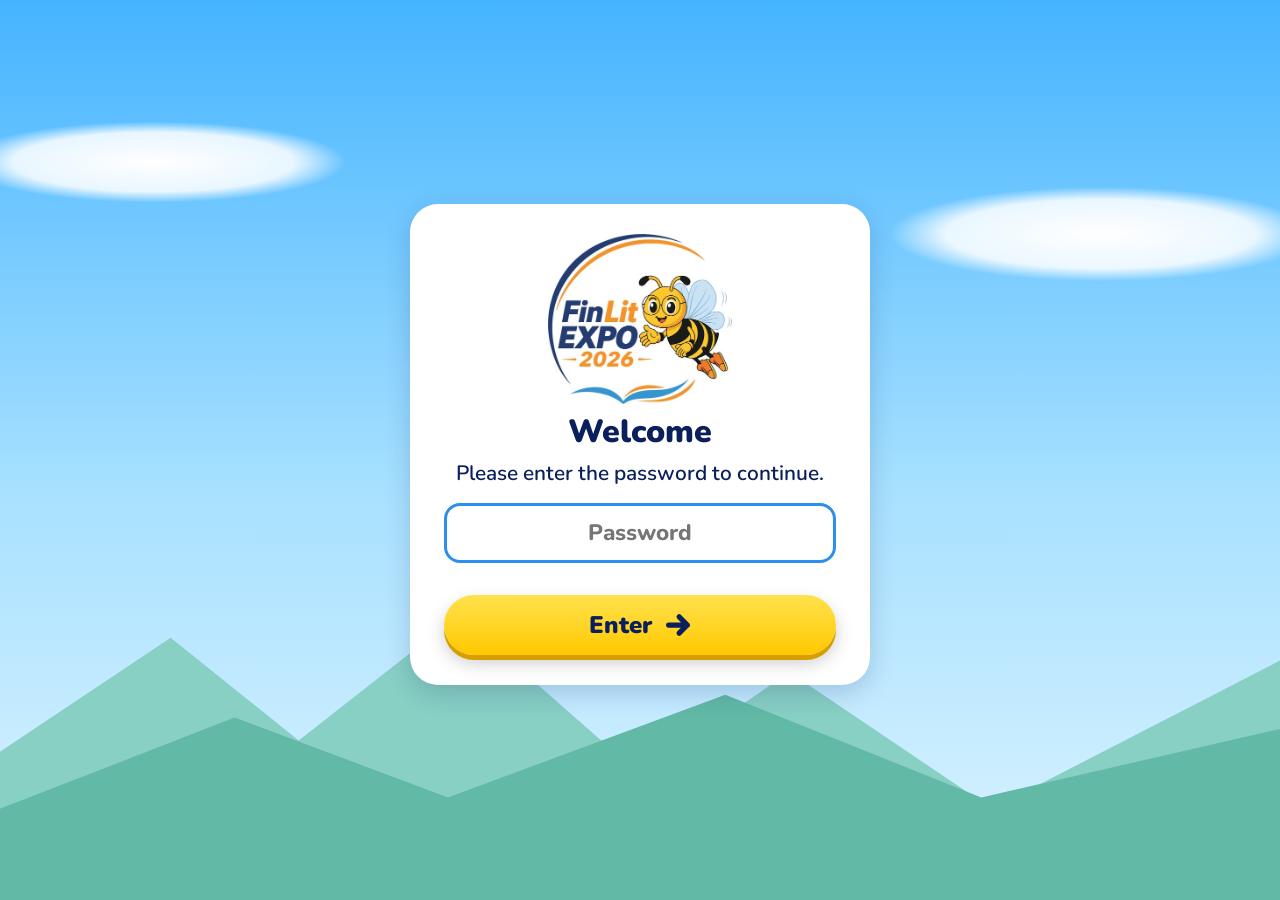
<file: index.html>
<!DOCTYPE html>
<html lang="en"><head><meta charset="utf-8">
<meta name="viewport" content="width=device-width, initial-scale=1">
<title>Meet Future Me – FinLit Retirement Planner</title>
<link href="https://fonts.googleapis.com/css2?family=Nunito:wght@600;800;900&display=swap" rel="stylesheet">
<link rel="stylesheet" href="css/styles.css"></head>
<body><div id="app"></div>
<script src="js/app.js"></script></body></html>
</file>
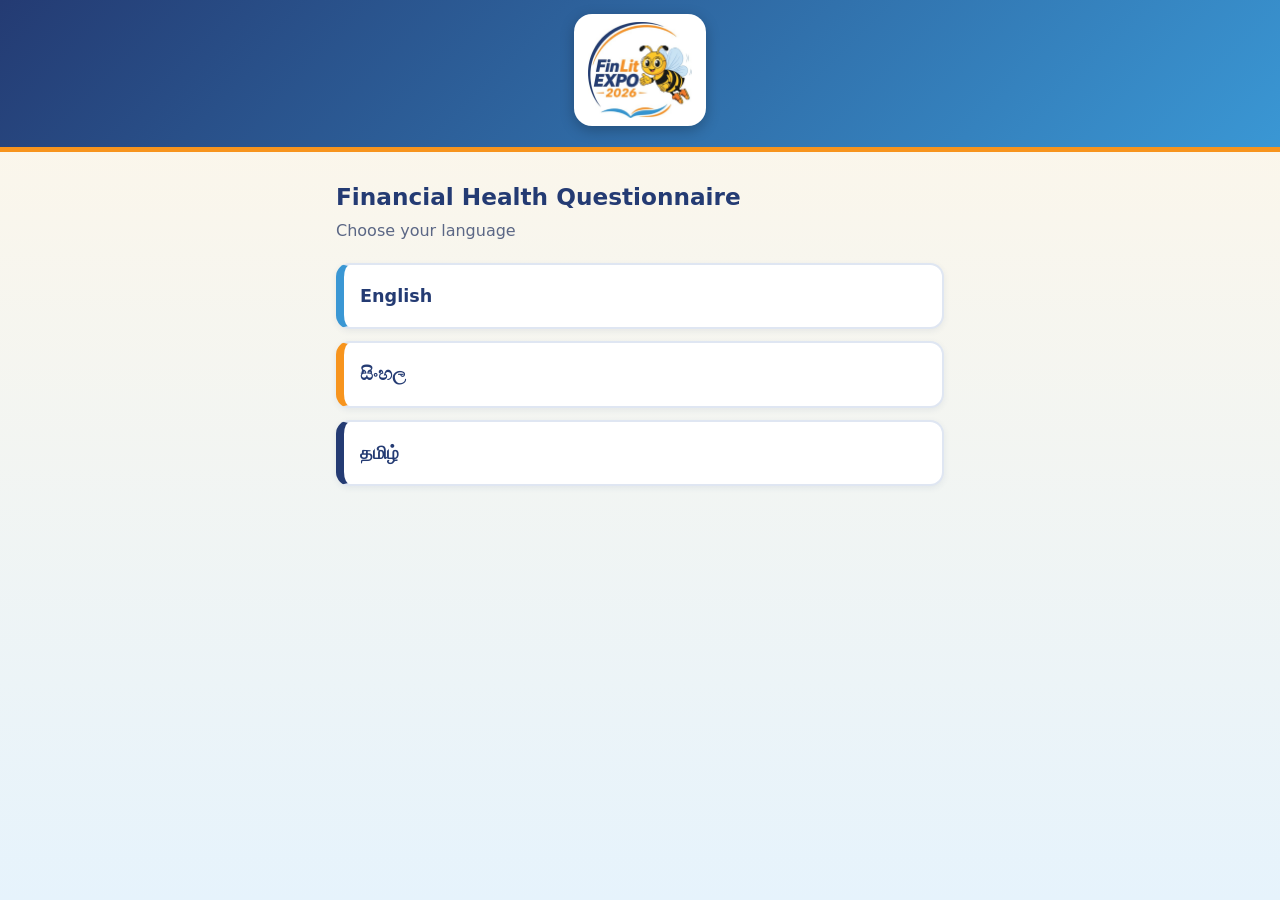
<file: questionnaire.html>
<!DOCTYPE html>
<html lang="en">
<head>
<meta charset="utf-8">
<title>FinLit Expo 2026 – Financial Health Questionnaire</title>
<meta name="viewport" content="width=device-width, initial-scale=1, viewport-fit=cover">
<style>
:root{--navy:#243b73;--orange:#f7941d;--blue:#3a97d4;--yellow:#fcc42a;--ink:#14213d;
--bg:#fff7e8;--bg2:#e6f3fc;--card:#fff;--text:#1c2a4a;--head:#243b73;--muted:#5b6785;--line:#dfe6f2;--sel:#fff0d6;--navy2:#243b73;
box-sizing:border-box;padding-top:env(safe-area-inset-top,0px);padding-bottom:env(safe-area-inset-bottom,0px)}
@media (prefers-color-scheme:dark){:root:not([data-theme="light"]){--bg:#0f1a36;--bg2:#12264d;--card:#18264a;--text:#f3f6ff;--head:#ffd27a;--muted:#aab6d6;--line:#2c3c66;--sel:#3a2b12;--navy2:#5b7fd6}}
:root[data-theme="dark"]{--bg:#0f1a36;--bg2:#12264d;--card:#18264a;--text:#f3f6ff;--head:#ffd27a;--muted:#aab6d6;--line:#2c3c66;--sel:#3a2b12;--navy2:#5b7fd6}
*{box-sizing:border-box}
html{scroll-padding-top:env(safe-area-inset-top,0px);min-height:100%;background:var(--bg)}
body{margin:0;min-height:100vh;color:var(--text);background:linear-gradient(180deg,var(--bg) 0%,var(--bg2) 100%) fixed;font:16px/1.5 "Noto Sans Sinhala","Noto Sans Tamil","Iskoola Pota","Nirmala UI",system-ui,-apple-system,"Segoe UI",Roboto,sans-serif}
header.top{background:linear-gradient(135deg,#243b73 0%,#3a97d4 100%);border-bottom:5px solid var(--orange);padding:14px 16px;text-align:center}
header.top img{display:inline-block;height:112px;width:auto;max-width:100%;background:#fff;border-radius:18px;padding:8px 14px;box-shadow:0 4px 14px rgba(0,0,0,.25)}
main{max-width:640px;margin:0 auto;padding:22px 16px 40px}
h1{font-size:1.45rem;margin:6px 0 4px;color:var(--head)}
h2{font-size:1.2rem;line-height:1.4;margin:16px 0;color:var(--head)}
p.sub{color:var(--muted);margin:0 0 20px}
.card{background:var(--card);border:1px solid var(--line);border-top:6px solid var(--orange);border-radius:16px;padding:22px;box-shadow:0 6px 18px rgba(36,59,115,.12)}
button{font:inherit;color:inherit;cursor:pointer}
.opt{--c:var(--blue);display:flex;gap:12px;align-items:center;width:100%;text-align:left;background:var(--card);border:2px solid var(--line);border-left:8px solid var(--c);border-radius:14px;padding:14px;margin:0 0 12px;min-height:52px;font-weight:500;box-shadow:0 2px 6px rgba(36,59,115,.08);transition:transform .1s,border-color .15s}
.opt:hover{border-color:var(--c);transform:translateY(-1px)}
.opt.on{border-color:var(--orange);border-left-color:var(--orange);background:var(--sel)}
.opt b{flex:none;width:30px;height:30px;border-radius:50%;background:var(--c);color:var(--ink);display:grid;place-items:center;font-size:.9rem}
.opt.on b{background:var(--orange);color:var(--ink)}
.opt[data-k="0"]{--c:var(--navy2)}.opt[data-k="0"] b{color:#fff}
.opt[data-k="1"]{--c:var(--orange)}.opt[data-k="2"]{--c:var(--blue)}.opt[data-k="3"]{--c:var(--yellow)}.opt[data-k="4"]{--c:#e8672a}
.opt[data-lang="en"],.opt[data-cat="u18"]{--c:var(--blue)}
.opt[data-lang="si"],.opt[data-cat="nw"]{--c:var(--orange)}
.opt[data-lang="ta"],.opt[data-cat="w"]{--c:var(--navy2)}
.opt[data-lang],.opt[data-cat]{font-size:1.1rem;font-weight:700;padding:18px 16px;color:var(--head)}
.btn{background:var(--orange);color:var(--ink);border:0;border-radius:14px;padding:13px 24px;font-weight:700;min-height:50px;box-shadow:0 3px 0 #c9740a}
.btn:active{transform:translateY(2px);box-shadow:0 1px 0 #c9740a}
.btn:disabled{opacity:.4;cursor:not-allowed;box-shadow:none}
.btn.ghost{background:transparent;color:var(--head);border:2px solid var(--navy2);box-shadow:none}
.row{display:flex;gap:10px;justify-content:space-between;margin-top:18px}
.bar{height:12px;background:var(--line);border-radius:99px;overflow:hidden}
.bar i{display:block;height:100%;background:linear-gradient(90deg,#f7941d,#fcc42a);border-radius:99px;transition:width .25s}
.meta{display:flex;justify-content:space-between;color:var(--muted);font-size:.9rem;font-weight:600;margin:8px 0 0}
.note{background:var(--sel);border-left:6px solid var(--yellow);border-radius:10px;padding:10px 12px;font-size:.9rem;margin:0 0 16px}
.res{text-align:center}
.medal{font-size:4rem;line-height:1;width:120px;height:120px;border-radius:50%;display:grid;place-items:center;margin:4px auto 12px;box-shadow:0 0 0 6px rgba(247,148,29,.35)}
.score{font-size:2.3rem;font-weight:800;margin:8px 0;color:var(--orange)}
@media (max-width:480px){header.top img{height:92px}}
</style>
</head>
<body>
<header class="top"><img alt="FinLit Expo 2026" src="[data-uri]"></header>
<main id="app" aria-live="polite"></main>
<script>
/* ---------- DATA (edit here) ----------
   Each question: [text, [[option text, score], ...]]
   Add Sinhala / Tamil by adding keys "si" / "ta" under QUESTIONS[category]. */
const QUESTIONS = {
 u18: { en: [
  ["You receive Rs. 1,000 as a gift. What would you do first?",[["Get together with friends and eat ice cream at the canteen",0],["Spend it to purchase a story book",1],["Save half and spend half",2],["Save most of it for something I need later",3]]],
  ["How often do you save some of the money you receive?",[["Every time I receive money I save some",3],["Sometimes",1],["Rarely or never",0]]],
  ["If you suddenly needed money for a small school-related expense, would you have some of your own money available?",[["Enough for the expense",3],["Some, but not enough",2],["None",0],["I do not manage money myself",0]]],
  ["If you have saved money (maybe in a till), for what purpose would you usually take money out of your savings?",[["To buy snacks every time",0],["To buy something I have been saving for",2],["For an important or unexpected need, like a school project",3],["I usually do not take money out of my savings",3],["I don’t save money to use",0]]],
  ["You really want to buy a new game, but you don’t have enough money. What would you do?",[["Ask parents to give me the money",1],["Borrow money from a friend",1],["Wait and save until I have enough",3],["Buy it anyway because I really want it",0]]],
  ["Do you have something targeted you are currently saving money for?",[["Yes, with a clear target",3],["Yes, but without a clear target",2],["Not currently",0]]],
  ["How often do you worry about not having enough money for things important to you?",[["Rarely or never",3],["Sometimes",2],["Often",1],["Prefer not to answer",0]]],
  ["How confident do you feel about making decisions with money you are allowed to manage?",[["Very confident",3],["Somewhat confident",2],["Not confident",0],["I have not had the opportunity",1]]],
  ["How often do you save some of the money you receive?",[["Every time I receive money I save some",3],["Sometimes",1],["Rarely or never",0]]],
  ["You receive a message saying you have won an iPhone 17, but you are asked to transfer Rs. 10,000 as a registration fee. What would you do?",[["Transfer the Rs. 10,000 from dad’s account/card to claim the prize",0],["Ask a friend or family member about this",1],["Show my parents the message and ask them to transfer the funds",0],["Ignore the message and delete it",3]]]
 ]},
 nw: { en: [
  ["When you receive money such as an allowance, scholarship (e.g. Mahapola) or financial support, what do you usually do?",[["Spend it immediately",0],["Spend some and keep the rest",2],["Plan how much I need for expenses and save some if possible",3],["I don’t really keep track",0]]],
  ["You have Rs. 2,000 available for the next two weeks. What would you do?",[["Spend it whenever I want and ask money from parents for the rest",0],["Buy the things I want first",1],["Plan my essential expenses so the money lasts",3],["Borrow some if I run out",0]]],
  ["If an unexpected expense equal to one week’s usual personal spending arose, could you cover it using your own readily available money?",[["Fully",3],["Partly",2],["Not at all",0],["Unsure",0]]],
  ["If your main source of financial support stopped temporarily (e.g. if Mahapola is held for a few months), what would you do?",[["I would have no idea what to do",0],["Ask friends/family for money immediately",1],["Use savings or another planned source of support",3],["Borrow money through a loan or credit facility",1]]],
  ["Have you identified a specific financial goal for the next one to three years?",[["Yes, with a clear plan",3],["Yes, but without a clear plan",2],["Not yet",0]]],
  ["Which best describes your approach to your future financial needs?",[["I will think about them when I start earning",1],["I occasionally think about them",1],["I have started planning for some future needs",3],["I don’t think about them yet",0]]],
  ["How confident are you about managing your personal finances over the next year?",[["Very confident",3],["Somewhat confident",2],["Not confident",0]]],
  ["During the past month, how often have financial concerns affected your peace of mind, studies or daily activities?",[["Rarely or never",3],["Sometimes",2],["Often",0],["Prefer not to answer",0]]],
  ["How often do you keep track of your spending?",[["Every day or regularly",3],["Sometimes",2],["Only when money becomes tight",1],["Never",0]]],
  ["You have Rs. 10,000 that you don’t need immediately. What would you most likely do?",[["Spend it on something I want",1],["Keep it safely as savings",2],["Invest it without checking the risks",0],["Ask someone knowledgeable about suitable saving/investment options before deciding",3]]]
 ]},
 w: { en: [
  ["When you receive your monthly salary, what do you usually do first?",[["Start spending on things I want",0],["Pay some bills and spend the rest",2],["Set aside money for savings/important future needs",3],["I don’t have a particular approach",0]]],
  ["You want to buy a new phone. What would you consider before buying it?",[["Whether my friends have the same phone",0],["Whether I can afford the monthly instalment",2],["Whether I actually need it and whether it fits my overall budget",3],["Whether the shop is offering a discount",0]]],
  ["You receive an unexpected Rs. 50,000. What would you most likely do?",[["Spend it on something I’ve wanted",0],["Use it to pay an existing financial obligation",1],["Invest at least part of it after considering my needs",3],["Save in my bank account",2]]],
  ["If your household lost its main source of income, how long could you cover essential expenses using readily available savings?",[["Three months or more",3],["Less than three months",2],["No available savings",0],["Unsure",0]]],
  ["How consistently are you making progress towards your long-term financial goals?",[["On track",3],["Making some progress",2],["Not currently making progress",0],["Unsure",0]]],
  ["Have you thought about how you will financially support yourself after retirement?",[["Yes, I have a clear plan and regularly prepare for retirement",3],["Yes, I have thought about it and have to start planning",2],["I think my government pension will cover that",1],["No, I have not really thought about it",0]]],
  ["During the past month, how often have money concerns caused stress or affected your daily life?",[["Rarely or never",3],["Sometimes",2],["Often",0],["Prefer not to answer",0]]],
  /* TODO: scores for Q8 were not provided; these are placeholders to confirm */
  ["Which statement best describes your approach to unexpected expenses like a surgery?",[["I usually depend on borrowing",0],["I try to keep some savings for emergencies",2],["I use my credit card when something unexpected happens",1],["I don’t really think about unexpected expenses",0],["I have an insurance cover so I think I can cover that",3]]],
  ["How often do you keep track of your income and expenses?",[["Regularly",3],["Sometimes",2],["Only when I have financial problems",1],["Never",0]]],
  ["A company offers you a return of 10% per month and says, “Invest with us and become rich within one year.” What would you do?",[["Invest immediately because the return is very attractive",0],["Invest a small amount first to see whether I receive the promised return",0],["Check whether the company is legitimate, understand the risks and verify whether it is properly authorised before investing",3],["Ask friends or colleagues whether they have invested in it",1]]]
 ]}
};
/* Sinhala questions (parsed from the Sinhala docs) */
QUESTIONS.u18.si=[["ඔබට තෑග්ගක් ලෙස රු. 1,000ක් ලැබුණොත්, ඔබ මුලින්ම කරන්නේ කුමක්ද?",[["මිතුරන් සමඟ එකතු වී පාසල් ආපනශාලාවෙන් අයිස්ක්‍රීම් කනවා.",0],["කතා පොතක් මිලදී ගන්නවා.",1],["මුදලින් භාගයක් ඉතිරි කර, ඉතිරි භාගය වියදම් කරනවා.",2],["පසුව අවශ්‍ය වන දෙයක් සඳහා මුදලින් වැඩි කොටසක් ඉතිරි කරනවා.",3]]],["ඔබට ලැබෙන මුදලින් කොටසක් කොපමණ වාරයක් ඉතිරි කරනවාද?",[["මුදල් ලැබෙන සෑම අවස්ථාවකම කොටසක් ඉතිරි කරනවා.",3],["සමහර අවස්ථාවලදී ඉතිරි කරනවා.",1],["ඉතා කලාතුරකින් ඉතිරි කරනවා හෝ කිසිසේත්ම ඉතිරි කරන්නේ නැහැ.",0]]],["පාසලේ කටයුත්තක් සඳහා හදිසියේම සුළු මුදලක් අවශ්‍ය වුණොත්, ඒ සඳහා භාවිත කළ හැකි ඔබේම මුදල් ඔබ ළඟ තිබෙනවාද?",[["එම වියදම සඳහා ප්‍රමාණවත් මුදලක් තිබෙනවා.",3],["යම් මුදලක් තිබෙනවා, නමුත් එය ප්‍රමාණවත් නැහැ.",2],["මා ළඟ මුදල් නැහැ.",0],["මගේ මුදල් කටයුතු මා විසින්ම පාලනය කරන්නේ නැහැ.",0]]],["ඔබ මුදල් ඉතිරි කර තිබෙනවා නම්, උදාහරණයක් ලෙස කැටයක, සාමාන්‍යයෙන් එයින් මුදල් ගන්නේ කුමන කටයුත්තක් සඳහාද?",[["නිතරම කෑම වර්ග මිලදී ගැනීමට.",0],["මා මුදල් ඉතිරි කරමින් සිටි දෙයක් මිලදී ගැනීමට.",2],["පාසල් ව්‍යාපෘතියක් වැනි වැදගත් හෝ අනපේක්ෂිත අවශ්‍යතාවක් සඳහා.",3],["සාමාන්‍යයෙන් මගේ ඉතිරි කිරීම්වලින් මුදල් ගන්නේ නැහැ.",3],["පසුව භාවිත කිරීමට මා මුදල් ඉතිරි කරන්නේ නැහැ.",0]]],["ඔබට අලුත් ක්‍රීඩාවක් මිලදී ගැනීමට දැඩි ආශාවක් තිබෙනවා. නමුත් ඒ සඳහා ප්‍රමාණවත් මුදල් ඔබ ළඟ නැහැ. ඔබ කරන්නේ කුමක්ද?",[["ඒ සඳහා මුදල් ලබාදෙන ලෙස දෙමාපියන්ගෙන් ඉල්ලනවා.",1],["මිතුරෙකුගෙන් මුදල් ණයට ගන්නවා.",1],["ප්‍රමාණවත් මුදලක් ඉතිරි කරගන්නා තෙක් බලා සිටිනවා.",3],["මට එය දැඩි ලෙස අවශ්‍ය නිසා කෙසේ හෝ මිලදී ගන්නවා.",0]]],["ඔබ මේ දිනවල යම් නිශ්චිත දෙයක් සඳහා මුදල් ඉතිරි කරමින් සිටිනවාද?",[["ඔව්, පැහැදිලි ඉලක්කයක් ඇතිව ඉතිරි කරනවා.",3],["ඔව්, නමුත් පැහැදිලි ඉලක්කයක් නැහැ.",2],["මේ දිනවල එවැනි දෙයක් සඳහා ඉතිරි කරන්නේ නැහැ.",0]]],["ඔබට වැදගත් දේවල් සඳහා ප්‍රමාණවත් මුදල් නොමැති වීම ගැන කොපමණ වාරයක් කනස්සල්ලට පත්වෙනවාද?",[["ඉතා කලාතුරකින් හෝ කිසිසේත්ම නැහැ.",3],["සමහර අවස්ථාවලදී.",2],["නිතරම.",1],["පිළිතුරු දීමට කැමති නැහැ.",0]]],["ඔබට පාලනය කිරීමට අවසර ඇති මුදල් සම්බන්ධයෙන් තීරණ ගැනීමට ඔබට කොපමණ විශ්වාසයක් තිබෙනවාද?",[["මට ඉතා හොඳ විශ්වාසයක් තිබෙනවා.",3],["මට යම් විශ්වාසයක් තිබෙනවා.",2],["මට විශ්වාසයක් නැහැ.",0],["මට තවමත් එවැනි අවස්ථාවක් ලැබී නැහැ.",1]]],["ඔබට ලැබෙන මුදලින් කොටසක් කොපමණ වාරයක් ඉතිරි කරනවාද?",[["මුදල් ලැබෙන සෑම අවස්ථාවකම කොටසක් ඉතිරි කරනවා.",3],["සමහර අවස්ථාවලදී ඉතිරි කරනවා.",1],["ඉතා කලාතුරකින් ඉතිරි කරනවා හෝ කිසිසේත්ම ඉතිරි කරන්නේ නැහැ.",0]]],["ඔබ iPhone 17 දුරකථනයක් දිනා ඇති බවට පණිවිඩයක් ලැබෙනවා. නමුත් එය ලබාගැනීමට ලියාපදිංචි ගාස්තුවක් ලෙස රු. 10,000ක් යවන ලෙස ඉල්ලා තිබෙනවා. ඔබ කරන්නේ කුමක්ද?",[["තෑග්ග ලබාගැනීමට තාත්තාගේ බැංකු ගිණුමෙන් හෝ කාඩ්පතෙන් රු. 10,000ක් යවනවා.",0],["මේ ගැන මිතුරෙකුගෙන් හෝ පවුලේ සාමාජිකයෙකුගෙන් විමසනවා.",1],["පණිවිඩය දෙමාපියන්ට පෙන්වා, මුදල් යවන ලෙස ඔවුන්ගෙන් ඉල්ලනවා.",0],["පණිවිඩය නොසලකා හැර මකා දමනවා.",3]]]];
QUESTIONS.nw.si=[["දීමනාවක්, ශිෂ්‍යත්ව මුදලක් (උදාහරණයක් ලෙස මහපොළ) හෝ වෙනත් මූල්‍ය ආධාරයක් ලෙස ඔබට මුදල් ලැබුණු විට, සාමාන්‍යයෙන් ඔබ කරන්නේ කුමක්ද?",[["වහාම වියදම් කරනවා.",0],["කොටසක් වියදම් කර ඉතිරිය තබාගන්නවා.",2],["වියදම් සඳහා අවශ්‍ය මුදල සැලසුම් කර, හැකි නම් කොටසක් ඉතිරි කරනවා.",3],["මුදල් ලැබීම් සහ වියදම් පිළිබඳව විශේෂයෙන් සොයා බලන්නේ නැහැ.",0]]],["ඉදිරි සති දෙක සඳහා ඔබ ළඟ රු. 2,000ක් තිබෙනවා. ඔබ කරන්නේ කුමක්ද?",[["මට අවශ්‍ය විට වියදම් කර, ඉතිරි අවශ්‍යතා සඳහා දෙමාපියන්ගෙන් මුදල් ඉල්ලනවා.",0],["මට කැමති දේවල් මුලින්ම මිලදී ගන්නවා.",1],["එම කාලය පුරා මුදල් ප්‍රමාණවත් වන පරිදි අත්‍යවශ්‍ය වියදම් සැලසුම් කරනවා.",3],["මුදල් අවසන් වුණොත් යම් මුදලක් ණයට ගන්නවා.",0]]],["ඔබ සාමාන්‍යයෙන් සතියකට කරන පෞද්ගලික වියදමට සමාන අනපේක්ෂිත වියදමක් ඇති වුණොත්, වහාම භාවිතයට ගත හැකි ඔබේම මුදලින් එය පියවාගත හැකිද?",[["සම්පූර්ණයෙන්ම පියවාගත හැකියි.",3],["කොටසක් පියවාගත හැකියි.",2],["කිසිසේත්ම පියවාගත නොහැකියි.",0],["නිශ්චිතව කියන්න බැහැ.",0]]],["ඔබට මූල්‍ය සහාය ලැබෙන ප්‍රධාන මාර්ගය තාවකාලිකව නතර වුණොත් (උදාහරණයක් ලෙස මහපොළ දීමනාව මාස කිහිපයක් අත්හිටුවුවහොත්), ඔබ කරන්නේ කුමක්ද?",[["කරන්නේ කුමක්දැයි මට කිසිදු අදහසක් නැහැ.",0],["වහාම මිතුරන්ගෙන් හෝ පවුලේ අයගෙන් මුදල් ඉල්ලනවා.",1],["ඉතිරි කිරීම් හෝ කලින් සැලසුම් කළ වෙනත් මූල්‍ය සහායක් භාවිත කරනවා.",3],["ණයක් හෝ ණය පහසුකමක් මඟින් මුදල් ලබාගන්නවා.",1]]],["ඉදිරි වසර එක සිට තුන දක්වා කාලය සඳහා ඔබ නිශ්චිත මූල්‍ය ඉලක්කයක් හඳුනාගෙන තිබෙනවාද?",[["ඔව්, ඒ සඳහා පැහැදිලි සැලැස්මක් තිබෙනවා.",3],["ඔව්, නමුත් පැහැදිලි සැලැස්මක් නැහැ.",2],["තවමත් නැහැ.",0]]],["ඔබේ අනාගත මූල්‍ය අවශ්‍යතා පිළිබඳව ඔබ කටයුතු කරන ආකාරය වඩාත් හොඳින් විස්තර කරන්නේ කුමන ප්‍රකාශයෙන්ද?",[["ආදායමක් උපයාගැනීමට පටන් ගත් පසු ඒ ගැන සිතනවා.",1],["ඉඳහිට ඒ ගැන සිතනවා.",1],["අනාගත අවශ්‍යතා කිහිපයක් සඳහා සැලසුම් කිරීම ආරම්භ කර තිබෙනවා.",3],["තවමත් ඒ ගැන සිතන්නේ නැහැ.",0]]],["ඉදිරි වසර තුළ ඔබේ පෞද්ගලික මුදල් කටයුතු කළමනාකරණය කරගැනීමට ඔබට කොපමණ විශ්වාසයක් තිබෙනවාද?",[["ඉතා හොඳ විශ්වාසයක් තිබෙනවා.",3],["යම් විශ්වාසයක් තිබෙනවා.",2],["විශ්වාසයක් නැහැ.",0]]],["පසුගිය මාසය තුළ මූල්‍ය ගැටලු නිසා ඔබේ සිතේ සැනසීමට, අධ්‍යයන කටයුතුවලට හෝ දෛනික කටයුතුවලට කොපමණ වාරයක් බලපෑම් ඇතිවුණාද?",[["ඉතා කලාතුරකින් හෝ කිසිසේත්ම නැහැ.",3],["සමහර අවස්ථාවලදී.",2],["නිතරම.",0],["පිළිතුරු දීමට කැමති නැහැ.",0]]],["ඔබේ වියදම් පිළිබඳව කොපමණ වාරයක් සටහන් තබා සොයා බලනවාද?",[["දිනපතා හෝ නිතිපතා.",3],["සමහර අවස්ථාවලදී.",2],["මුදල් හිඟයක් ඇති වූ විට පමණයි.",1],["කිසිවිටෙකත් නැහැ.",0]]],["වහාම භාවිත කිරීමට අවශ්‍ය නොවන රු. 10,000ක් ඔබ ළඟ තිබෙනවා. ඔබ බොහෝ විට කරන්නේ කුමක්ද?",[["මට කැමති දෙයක් සඳහා වියදම් කරනවා.",1],["ඉතිරි කිරීමක් ලෙස සුරක්ෂිතව තබාගන්නවා.",2],["අවදානම් පිළිබඳව සොයා බැලීමකින් තොරව ආයෝජනය කරනවා.",0],["තීරණයක් ගැනීමට පෙර සුදුසු ඉතිරි කිරීමේ හෝ ආයෝජන විකල්ප පිළිබඳව දැනුම ඇති අයෙකුගෙන් විමසනවා.",3]]]];
QUESTIONS.w.si=[["ඔබට මාසික වැටුප ලැබුණු විට, සාමාන්‍යයෙන් මුලින්ම කරන්නේ කුමක්ද?",[["මට අවශ්‍ය දේවල් සඳහා වියදම් කිරීමට පටන් ගන්නවා.",0],["බිල්පත් කිහිපයක් ගෙවා, ඉතිරි මුදල වියදම් කරනවා.",2],["ඉතිරි කිරීම් හෝ අනාගතයේ වැදගත් අවශ්‍යතා සඳහා මුදලක් වෙන් කරනවා.",3],["මා අනුගමනය කරන විශේෂ ක්‍රමයක් නැහැ.",0]]],["ඔබට අලුත් දුරකථනයක් මිලදී ගැනීමට අවශ්‍යයි. එය මිලදී ගැනීමට පෙර ඔබ සලකා බලන්නේ කුමක්ද?",[["මගේ මිතුරන් ළඟත් එම දුරකථනයම තිබෙනවාද යන්න.",0],["මාසික වාරිකය ගෙවීමට මට හැකියාව තිබෙනවාද යන්න.",2],["එය මට සැබවින්ම අවශ්‍යද සහ එය මගේ සමස්ත අයවැයට ගැළපෙනවාද යන්න.",3],["වෙළඳසැලෙන් වට්ටමක් ලබාදෙනවාද යන්න.",0]]],["ඔබට අනපේක්ෂිත ලෙස රු. 50,000ක් ලැබෙනවා. ඔබ බොහෝ විට කරන්නේ කුමක්ද?",[["මා කලක සිට මිලදී ගැනීමට කැමැත්තෙන් සිටි දෙයක් සඳහා වියදම් කරනවා.",0],["දැනට තිබෙන මූල්‍ය බැඳීමක් පියවීමට එය යොදාගන්නවා.",1],["මගේ අවශ්‍යතා සලකා බැලීමෙන් පසු අවම වශයෙන් එයින් කොටසක් ආයෝජනය කරනවා.",3],["මගේ බැංකු ගිණුමේ ඉතිරි කරනවා.",2]]],["ඔබේ පවුලේ ප්‍රධාන ආදායම් මාර්ගය අහිමි වුණොත්, වහාම භාවිතයට ගත හැකි ඉතිරි කිරීම් යොදාගෙන අත්‍යවශ්‍ය වියදම් කොපමණ කාලයක් පියවාගත හැකිද?",[["මාස තුනක් හෝ ඊට වැඩි කාලයක්.",3],["මාස තුනකට අඩු කාලයක්.",2],["භාවිතයට ගත හැකි ඉතිරි කිරීම් නැහැ.",0],["නිශ්චිතව කියන්න බැහැ.",0]]],["ඔබේ දිගුකාලීන මූල්‍ය ඉලක්ක ළඟා කරගැනීම සඳහා ඔබ කොපමණ අඛණ්ඩව ප්‍රගතියක් ලබමින් සිටිනවාද?",[["සැලසුම් කළ පරිදි ප්‍රගතියක් ලබමින් සිටිනවා.",3],["යම් ප්‍රගතියක් ලබමින් සිටිනවා.",2],["දැනට ප්‍රගතියක් ලබන්නේ නැහැ.",0],["නිශ්චිතව කියන්න බැහැ.",0]]],["විශ්‍රාම ගැනීමෙන් පසු ඔබේ ජීවන වියදම් සපයාගන්නේ කෙසේද යන්න පිළිබඳව ඔබ සිතා බලා තිබෙනවාද?",[["ඔව්, මට පැහැදිලි සැලැස්මක් තිබෙන අතර විශ්‍රාම ජීවිතය සඳහා නිතිපතා සූදානම් වෙනවා.",3],["ඔව්, ඒ ගැන සිතා බලා තිබෙනවා. සැලසුම් කිරීම ආරම්භ කළ යුතුයි.",2],["මගේ රජයේ විශ්‍රාම වැටුප ඒ සඳහා ප්‍රමාණවත් වේ යැයි සිතනවා.",1],["නැහැ, ඒ ගැන විශේෂයෙන් සිතා බලා නැහැ.",0]]],["පසුගිය මාසය තුළ මුදල් පිළිබඳ ගැටලු නිසා ඔබට කොපමණ වාරයක් මානසික පීඩනයක් ඇතිවුණාද හෝ ඔබේ දෛනික ජීවිතයට බලපෑම් ඇතිවුණාද?",[["ඉතා කලාතුරකින් හෝ කිසිසේත්ම නැහැ.",3],["සමහර අවස්ථාවලදී.",2],["නිතරම.",0],["පිළිතුරු දීමට කැමති නැහැ.",0]]],["ශල්‍යකර්මයක් වැනි අනපේක්ෂිත වියදමකට මුහුණ දීම සඳහා ඔබ අනුගමනය කරන ක්‍රමය වඩාත් හොඳින් විස්තර කරන්නේ කුමන ප්‍රකාශයෙන්ද?",[["සාමාන්‍යයෙන් මුදල් ණයට ගැනීම මත රඳා පවතිනවා.",0],["හදිසි අවශ්‍යතා සඳහා යම් ඉතිරි මුදලක් තබාගැනීමට උත්සාහ කරනවා.",2],["අනපේක්ෂිත දෙයක් සිදුවූ විට මගේ ක්‍රෙඩිට් කාඩ්පත භාවිත කරනවා.",1],["අනපේක්ෂිත වියදම් ගැන විශේෂයෙන් සිතන්නේ නැහැ.",0],["මට රක්ෂණ ආවරණයක් තිබෙන නිසා එම වියදම පියවාගත හැකි යැයි සිතනවා.",3]]],["ඔබේ ආදායම් සහ වියදම් පිළිබඳව කොපමණ වාරයක් සටහන් තබා සොයා බලනවාද?",[["නිතිපතා.",3],["සමහර අවස්ථාවලදී.",2],["මූල්‍ය ගැටලු ඇති වූ විට පමණයි.",1],["කිසිවිටෙකත් නැහැ.",0]]],["සමාගමක් ඔබට මසකට 10%ක ප්‍රතිලාභයක් ලබාදෙන බව පවසමින්, “අප සමඟ ආයෝජනය කර වසරක් ඇතුළත ධනවතෙකු වන්න” යැයි කියනවා. ඔබ කරන්නේ කුමක්ද?",[["ප්‍රතිලාභය ඉතා ආකර්ෂණීය නිසා වහාම ආයෝජනය කරනවා.",0],["පොරොන්දු වූ ප්‍රතිලාභය ලැබෙනවාදැයි බැලීමට මුලින් සුළු මුදලක් ආයෝජනය කරනවා.",0],["ආයෝජනය කිරීමට පෙර සමාගමේ නීත්‍යානුකූලභාවය පරීක්ෂා කර, අවදානම් අවබෝධ කරගෙන, අදාළ අනුමැතිය හෝ බලපත්‍රය නිසි පරිදි ලබාගෙන තිබේදැයි තහවුරු කරගන්නවා.",3],["ඔවුන් එහි ආයෝජනය කර තිබෙනවාදැයි මිතුරන්ගෙන් හෝ සේවා ස්ථානයේ සගයන්ගෙන් විමසනවා.",1]]]];
const CATS=[["u18","Under 18"],["nw","Above 18 (non working)"],["w","Above 18 (working)"]];
const LANGS=[["en","English"],["si","සිංහල"],["ta","தமிழ்"]];
const STICKERS=[[30,"Platinum","🏆","#cfd8ea"],[20,"Gold","🥇","#fcc42a"],[10,"Silver","🥈","#d5dbe5"],[0,"Bronze","🥉","#f2a45c"]];

const UI={
 en:{cat:"Select your category",catSub:"Pick the option that describes you",back:"Back",next:"Next",fin:"Finish",q:(i,n)=>`Question ${i} of ${n}`,thanks:"Thank you for completing the questionnaire.",again:"Start again",c_u18:"Under 18",c_nw:"Above 18 (non working)",c_w:"Above 18 (working)",s:["Platinum","Gold","Silver","Bronze"]},
 si:{cat:"ඔබේ කාණ්ඩය තෝරන්න",catSub:"ඔබට ගැළපෙන විකල්පය තෝරන්න",back:"ආපසු",next:"ඊළඟ",fin:"අවසන් කරන්න",q:(i,n)=>`ප්‍රශ්නය ${i} / ${n}`,thanks:"ප්‍රශ්නාවලිය සම්පූර්ණ කිරීම ගැන ස්තූතියි.",again:"නැවත ආරම්භ කරන්න",c_u18:"වයස 18ට අඩු",c_nw:"වයස 18ට වැඩි (රැකියාවක නියුතු නොවන)",c_w:"වයස 18ට වැඩි (රැකියාවල නියුතු)",s:["ප්ලැටිනම්","රන්","රිදී","ලෝකඩ"]}
};
const T=k=>(UI[S.lang]||UI.en)[k];
const catName=c=>T("c_"+c[0]);
/* ---------- APP ---------- */
const app=document.getElementById("app");
let S={step:"lang",lang:"en",cat:null,qs:[],i:0,ans:[],fallback:false};
const esc=t=>String(t).replace(/[&<>"]/g,c=>({"&":"&amp;","<":"&lt;",">":"&gt;",'"':"&quot;"}[c]));
const max=()=>S.qs.reduce((s,q)=>s+Math.max(...q[1].map(o=>o[1])),0);

function render(){
  if(S.step==="lang"){
    app.innerHTML=`<h1>Financial Health Questionnaire</h1><p class="sub">Choose your language</p>`+
      LANGS.map(l=>`<button class="opt" data-lang="${l[0]}"><span>${l[1]}</span></button>`).join("");
    app.querySelectorAll("[data-lang]").forEach(b=>b.onclick=()=>{S.lang=b.dataset.lang;S.step="cat";render()});
  }else if(S.step==="cat"){
    app.innerHTML=`<h1>${T("cat")}</h1><p class="sub">${T("catSub")}</p>`+
      CATS.map(c=>`<button class="opt" data-cat="${c[0]}"><span>${catName(c)}</span></button>`).join("")+
      `<div class="row"><button class="btn ghost" id="back">${T("back")}</button></div>`;
    app.querySelectorAll("[data-cat]").forEach(b=>b.onclick=()=>start(b.dataset.cat));
    document.getElementById("back").onclick=()=>{S.step="lang";render()};
  }else if(S.step==="quiz"){
    const q=S.qs[S.i],pick=S.ans[S.i],last=S.i===S.qs.length-1;
    app.innerHTML=`<div class="bar" role="progressbar" aria-valuemin="0" aria-valuemax="${S.qs.length}" aria-valuenow="${S.i+1}"><i style="width:${(S.i+1)/S.qs.length*100}%"></i></div>
      <div class="meta"><span>${T("q")(S.i+1,S.qs.length)}</span><span>${catName(CATS.find(c=>c[0]===S.cat))}</span></div>
      <h2>${esc(q[0])}</h2>`+
      (S.fallback&&S.i===0?`<div class="note">Questions in this language are not available yet, so they are shown in English.</div>`:"")+
      q[1].map((o,k)=>`<button class="opt${pick===k?" on":""}" data-k="${k}"><b>${String.fromCharCode(65+k)}</b><span>${esc(o[0])}</span></button>`).join("")+
      `<div class="row"><button class="btn ghost" id="prev">${T("back")}</button><button class="btn" id="next"${pick==null?" disabled":""}>${last?T("fin"):T("next")}</button></div>`;
    app.querySelectorAll("[data-k]").forEach(b=>b.onclick=()=>{S.ans[S.i]=+b.dataset.k;render()});
    document.getElementById("prev").onclick=()=>{if(S.i>0){S.i--;render()}else{S.step="cat";render()}};
    document.getElementById("next").onclick=()=>{if(last){S.step="result"}else{S.i++}render()};
    window.scrollTo(0,0);
  }else{
    const total=S.qs.reduce((s,q,i)=>s+q[1][S.ans[i]][1],0);
    const st=STICKERS.find(x=>total>=x[0]);
    app.innerHTML=`<div class="card res"><div class="medal" style="background:${st[3]}">${st[2]}</div><h1>${T("s")[STICKERS.indexOf(st)]}</h1>
      <div class="score">${total} / ${max()}</div><p class="sub">${T("thanks")}</p>
      <button class="btn" id="again">${T("again")}</button></div>`;
    document.getElementById("again").onclick=()=>{S={step:"lang",lang:"en",cat:null,qs:[],i:0,ans:[],fallback:false};render()};
    window.scrollTo(0,0);
  }
}
function start(cat){
  const set=QUESTIONS[cat];
  S.cat=cat;S.fallback=!set[S.lang];S.qs=set[S.lang]||set.en;S.i=0;S.ans=[];S.step="quiz";render();
}
render();
</script>
</body>
</html>
</file>
<file: css/styles.css>
:root{--navy:#0b1f5c;--blue:#2b8ef0;--yel:#ffd51a;--card:rgba(255,255,255,.93)}
*{box-sizing:border-box}
body{margin:0;font-family:Nunito,"Trebuchet MS","Arial Rounded MT Bold",sans-serif;color:var(--navy);min-height:100vh}
#app{min-height:100vh;padding:18px 32px 28px;display:flex;flex-direction:column}
body{background:
url("data:image/svg+xml,<svg xmlns='http://www.w3.org/2000/svg' viewBox='0 0 1200 300' preserveAspectRatio='none'><path d='M0 300V170L160 70l120 90 150-110 170 140 140-90 190 120 270-130v310z' fill='%2388cfc4'/><path d='M0 300V220l220-80 200 70 260-90 240 90 280-60v150z' fill='%2362b9a6'/></svg>") bottom/100% 38% no-repeat,
radial-gradient(ellipse 60% 14% at 15% 100%,#6fd24f 0,#4db83b 70%,transparent 71%),
radial-gradient(ellipse 70% 16% at 88% 104%,#86dc58 0,#55c043 70%,transparent 71%),
radial-gradient(ellipse 20% 6% at 12% 18%,#fff 0,rgba(255,255,255,.85) 55%,transparent 75%),
radial-gradient(ellipse 22% 7% at 86% 26%,#fff 0,rgba(255,255,255,.85) 55%,transparent 75%),
linear-gradient(#45b4ff,#a8e1ff 55%,#dcf3ff);background-attachment:fixed}
header{display:grid;grid-template-columns:1fr auto 1fr;gap:20px;align-items:center;max-width:1180px;width:100%;margin:0 auto}
.logo{background:#fff;border-radius:22px;padding:4px 14px;width:max-content;box-shadow:0 4px 14px rgba(11,31,92,.18)}
.logo img{height:70px;display:block}
.prog{text-align:center}
.pill{display:inline-block;background:var(--navy);color:#fff;padding:7px 30px;border-radius:30px;font-size:1.05rem;font-weight:800}
.dots{display:flex;gap:10px;justify-content:center;margin-top:10px}
.dots i{width:30px;height:30px;border-radius:50%;background:#fff;border:2.5px solid var(--blue);color:var(--blue);display:grid;place-items:center;font:900 .85rem Nunito,sans-serif}
.dots i.d{background:var(--yel);border-color:var(--yel);color:var(--navy)}
.dots i.c{background:var(--yel);border-color:var(--blue);color:var(--navy);box-shadow:0 0 0 3px #fff}
.badge{justify-self:end;background:var(--navy);color:#fff;border-radius:16px;padding:10px 26px;text-align:center}
.badge b{display:block;font-size:1.5rem;font-weight:900}.badge span{font-size:.85rem;font-weight:600}
main{flex:1;max-width:1180px;width:100%;margin:14px auto 0;display:flex;flex-direction:column;justify-content:center;animation:fi .5s}
@keyframes fi{from{opacity:0;transform:translateY(14px)}}
h1{font-size:4.6rem;line-height:.98;margin:0;font-weight:900}
h2{font-size:2.3rem;margin:0 0 6px;font-weight:900;text-align:center}
.sub{text-align:center;font-size:1.3rem;margin:0 0 18px;font-weight:600}
.hand{font-family:"Segoe Script","Brush Script MT","Comic Sans MS",cursive;font-style:italic;font-weight:700;color:#1a3fa3}
.s1{position:relative;width:min(100%,calc((100vh - 190px)*1.08));min-width:320px;margin:0 auto;border-radius:28px;overflow:hidden;border:5px solid #fff;box-shadow:0 10px 30px rgba(11,31,92,.28);container-type:inline-size}
.s1 img{display:block;width:100%}
.s1b{position:absolute;left:25%;top:83%;width:56%;height:13%;padding:0;font-size:1.3rem;font-size:4.3cqw}
.s1b svg{width:1.15em;height:1.15em}
.hero{display:grid;grid-template-columns:300px 1fr 300px;gap:26px;align-items:center}
.hero .mid{text-align:center}
.hero u{display:block;height:6px;width:60%;background:var(--yel);border-radius:6px;margin:12px auto 20px;text-decoration:none}
.hero h3{font-size:1.9rem;margin:0 0 8px;font-weight:900}
.hero p{font-size:1.3rem;margin:0 0 14px;font-weight:600}
.scene{width:100%;border-radius:28px;box-shadow:0 10px 30px rgba(11,31,92,.28);border:5px solid #fff;display:block;object-fit:cover}
.card{background:var(--card);border-radius:28px;padding:22px 26px;box-shadow:0 8px 26px rgba(11,31,92,.18);margin:0 auto 16px;width:100%}
.card h3{margin:0 0 14px;font-size:1.5rem;font-weight:900;display:flex;align-items:center;gap:12px}
.card h3 .ic{font-size:2rem}
.narrow{max-width:760px}
.lg{max-width:460px;background:#fff;text-align:center;padding:30px 34px}
.lg img{height:170px;display:block;margin:0 auto 6px}
.lg h2{font-size:2rem}
.lg input{width:100%;height:60px;text-align:center;font:800 1.4rem Nunito,sans-serif;color:var(--navy);border:3px solid #7dc2ff;border-radius:16px;outline:0;margin-top:6px}
.lg input:focus{border-color:var(--blue)}
.lg .btn{width:100%;margin-top:4px}
.shake{animation:sh .35s}
@keyframes sh{25%{transform:translateX(-10px)}75%{transform:translateX(10px)}}
.step{display:flex;align-items:center;justify-content:center;gap:22px}
.step button{width:58px;height:58px;border-radius:50%;border:0;background:#b9dcff;font:900 2rem Nunito,sans-serif;color:var(--navy);cursor:pointer}
.step button:hover{background:#8ec6ff}
.step input{width:230px;height:62px;text-align:center;font:900 2rem Nunito,sans-serif;color:var(--navy);border:3px solid #7dc2ff;border-radius:16px;outline:0}
.step input:focus{border-color:var(--blue)}
.hint{text-align:center;margin:8px 0 0;font-weight:600}
.err{color:#d63a3a;text-align:center;font-weight:800;min-height:22px;margin:6px 0 0}
.ret{display:flex;justify-content:center}
.ret div{border:3px solid #7dc2ff;border-radius:16px;padding:8px 54px;text-align:center;background:#fff}
.ret b{font-size:2.6rem;display:block;line-height:1.1}.ret small{font-weight:700}
.rets{display:grid;grid-template-columns:repeat(4,1fr);gap:14px}
.rb{height:68px;border-radius:14px;border:3px solid #cfe6f7;background:#fbfdff;font:900 1.6rem Nunito,sans-serif;color:var(--navy);cursor:pointer;transition:.15s}
.rb:hover:not(:disabled){background:#e8f4ff}
.rb.on{background:#073481;color:#fff;border-color:var(--yel);box-shadow:0 0 0 2px var(--yel)}
.rb:disabled{opacity:.4;cursor:not-allowed}
.col.off{opacity:.45}
.opts{display:grid;gap:14px}.o2{grid-template-columns:repeat(2,1fr)}.o4{grid-template-columns:repeat(4,1fr)}
.opt{border:4px solid transparent;background:#eaf5ff;border-radius:20px;padding:8px 8px 10px;cursor:pointer;font:800 1.02rem Nunito,sans-serif;color:var(--navy);transition:.2s;position:relative}
.opt img{width:100%;height:120px;object-fit:cover;border-radius:14px;display:block;margin-bottom:8px}
.o2 .opt img{height:140px}
.opt:hover{transform:translateY(-3px);box-shadow:0 6px 14px rgba(11,31,92,.2)}
.opt.on{border-color:var(--yel);background:#fff8d1;box-shadow:0 0 0 3px #fff,0 6px 16px rgba(255,190,0,.5)}
.opt.on::after{content:"✓";position:absolute;top:-8px;right:-8px;width:32px;height:32px;border-radius:50%;background:var(--yel);display:grid;place-items:center;font-weight:900;border:2px solid var(--navy)}
.nav{display:flex;gap:18px;justify-content:space-between;margin-top:6px}
.btn{display:inline-flex;align-items:center;justify-content:center;gap:12px;border:0;cursor:pointer;font:900 1.5rem Nunito,sans-serif;color:var(--navy);padding:14px 38px;border-radius:40px;background:linear-gradient(#ffe24d,#ffc800);box-shadow:0 5px 0 #d79e00,0 8px 18px rgba(0,0,0,.2);transition:.15s}
.btn:hover:not(:disabled){transform:translateY(-2px)}
.btn:active:not(:disabled){transform:translateY(3px);box-shadow:0 2px 0 #d79e00}
.btn svg{width:28px;height:28px;flex:none}
.btn.alt{background:#fff;border:3px solid var(--blue);box-shadow:0 4px 12px rgba(0,0,0,.15)}
.btn.go{flex:1;max-width:520px}
.btn:disabled{opacity:.5;cursor:not-allowed}
.side{display:grid;grid-template-columns:420px 1fr;gap:28px;align-items:center}
.side>img{height:480px}
.grid4{display:grid;grid-template-columns:repeat(4,1fr);gap:10px;margin-bottom:12px}
.tile{background:#f4f9ff;border-radius:16px;text-align:center;padding:8px 6px;font-weight:800;font-size:.95rem}
.tile img{width:100%;height:76px;object-fit:contain;border-radius:10px;display:block;margin-bottom:4px}
.two{display:grid;grid-template-columns:1fr 1fr;gap:12px;margin-bottom:12px}
.amt{border-radius:18px;text-align:center;padding:14px;font-weight:700}
.amt b{display:block;font-size:2.1rem;font-weight:900;margin:2px 0}
.blue{background:#d4ebff}.pink{background:#fddde0}.gold{background:#fdf0c4}
.fund{display:flex;align-items:center;gap:18px;border-radius:18px;padding:12px 20px}
.fund img{height:84px;mix-blend-mode:multiply}
.fund b{font-size:2.4rem;font-weight:900;margin-left:auto;white-space:nowrap}
.bands,.cols{display:grid;grid-template-columns:repeat(7,1fr);gap:10px}
.bands div{border-radius:14px;text-align:center;padding:8px;font-weight:800;font-size:.95rem;display:grid;place-items:center}
.cols{margin-top:10px}
.col{background:#e8f4ff;border-radius:18px;text-align:center;padding:8px 6px 12px;font-weight:800}
.col.nx{background:#fff3b0;box-shadow:0 0 0 4px var(--yel)}
.col .n{font-size:1.9rem;font-weight:900}
.col img{width:100%;height:150px;object-fit:contain;display:block;border-radius:12px}
.col small{display:block;font-size:.95rem;margin-top:4px;opacity:.8}
.col .m{font-size:1.1rem;color:#0a3a9c;margin-top:2px}
.tip{display:flex;gap:16px;align-items:center;background:rgba(220,240,255,.92);border-radius:20px;padding:14px 24px;font-size:1.2rem;font-weight:600;margin-top:14px}
.tip i{font-size:2.4rem;font-style:normal}
.est{background:rgba(220,240,255,.92);border-radius:20px;padding:12px 26px;margin-top:12px}
.est span{display:block;font-weight:800;font-size:1.15rem;color:#2f4a6b}
.est b{display:block;font-size:2.3rem;font-weight:900;color:var(--navy);line-height:1.2}
.row3{display:grid;grid-template-columns:repeat(3,1fr);gap:10px;margin:12px 0}
.row3 div{background:#e8f4ff;border-radius:16px;text-align:center;padding:8px;font-weight:800}
.row3 img{height:72px;object-fit:contain;display:block;margin:0 auto 4px}
.amt.big{display:flex;align-items:center;justify-content:space-between;text-align:left;margin-bottom:12px}
.amt.big img{height:76px;mix-blend-mode:multiply}
.amt.big b{font-size:2.5rem}
.guide{display:flex;align-items:center;gap:14px;background:#e8f4ff;border-radius:16px;padding:10px 16px;font-weight:600}
.guide img{height:58px}
.modal{position:fixed;inset:0;background:rgba(11,31,92,.6);display:grid;place-items:center;z-index:9}
.modal .card{max-width:520px;margin:0}
.modal li{margin:6px 0;font-weight:700}
.note{font-size:.85rem;text-align:center;margin-top:6px;opacity:.75;font-weight:600}
@media(max-width:1000px){.hero,.side{grid-template-columns:1fr}.hero .side{display:none}h1{font-size:3rem}.cols,.bands{overflow-x:auto}}
</file>
